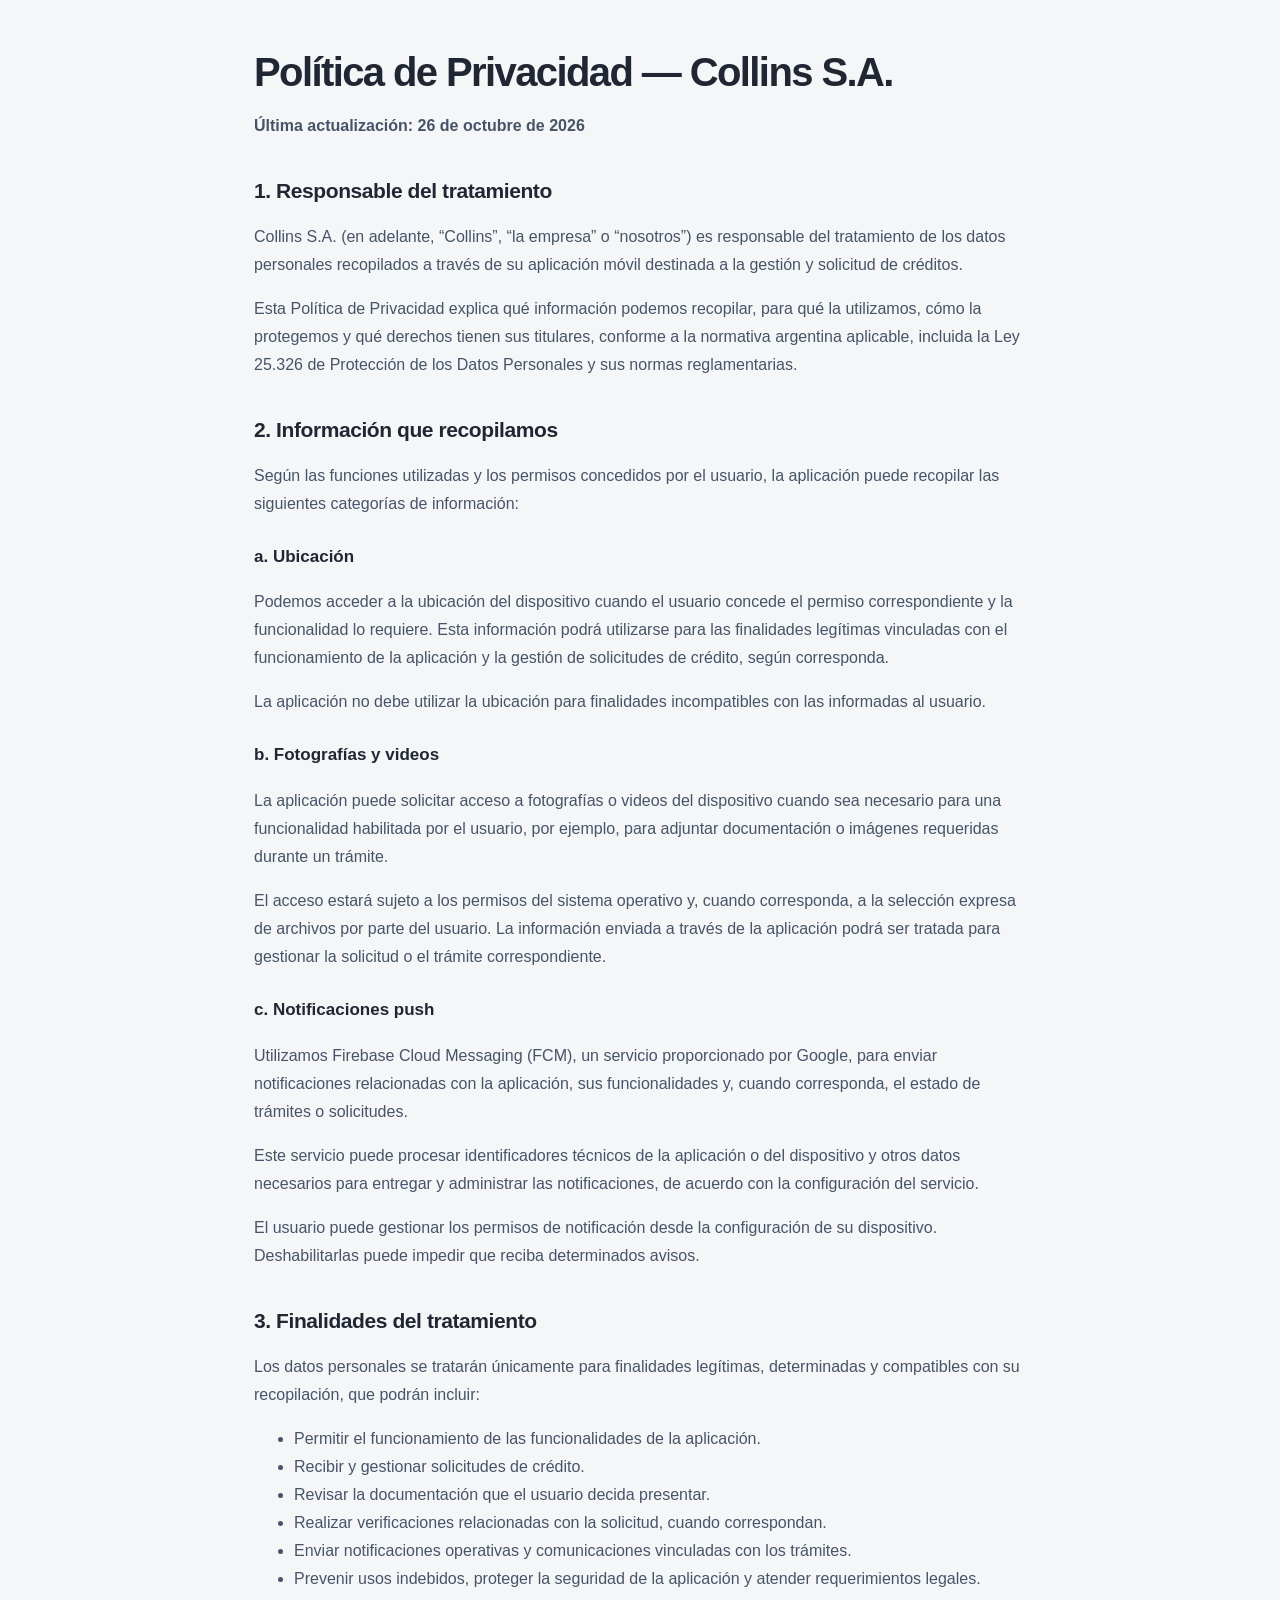
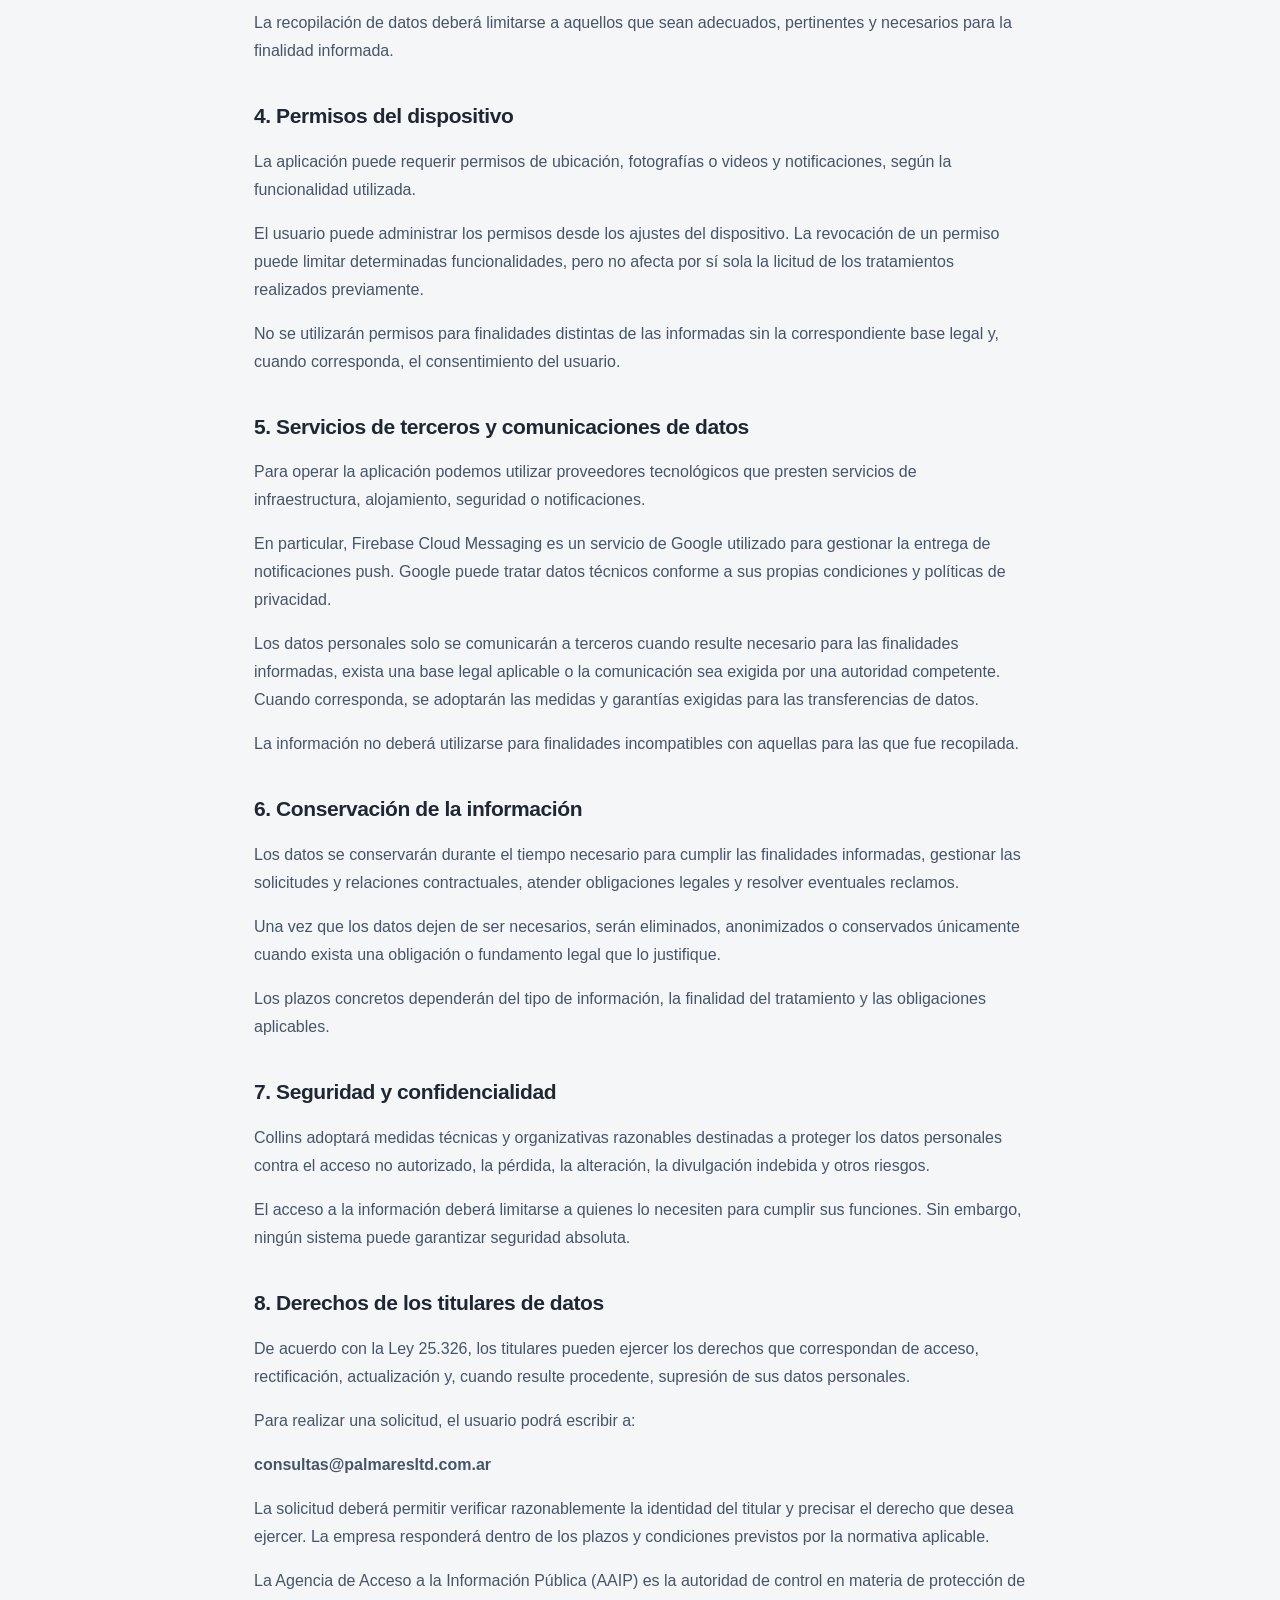
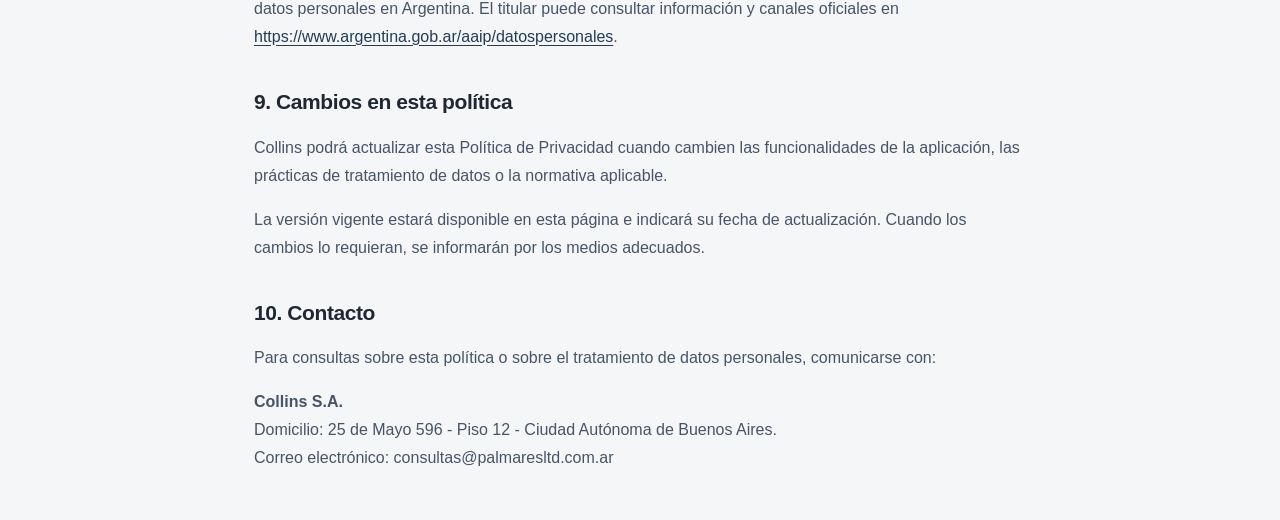
<file: politicas/collins/index.html>
<!DOCTYPE html>
<html lang="es">
<head>
  <meta charset="UTF-8">
  <meta name="viewport" content="width=device-width, initial-scale=1.0">
  <link rel="stylesheet" href="../style.css">
  <title>Política de Privacidad — Collins S.A.</title>
</head>
<body>
  <main>
    <h1>Política de Privacidad — Collins S.A.</h1>
    <p><strong>Última actualización: 26 de octubre de 2026</strong></p>

    <h2>1. Responsable del tratamiento</h2>
    <p>Collins S.A. (en adelante, “Collins”, “la empresa” o “nosotros”) es responsable del tratamiento de los datos personales recopilados a través de su aplicación móvil destinada a la gestión y solicitud de créditos.</p>
    <p>Esta Política de Privacidad explica qué información podemos recopilar, para qué la utilizamos, cómo la protegemos y qué derechos tienen sus titulares, conforme a la normativa argentina aplicable, incluida la Ley 25.326 de Protección de los Datos Personales y sus normas reglamentarias.</p>

    <h2>2. Información que recopilamos</h2>
    <p>Según las funciones utilizadas y los permisos concedidos por el usuario, la aplicación puede recopilar las siguientes categorías de información:</p>

    <h3>a. Ubicación</h3>
    <p>Podemos acceder a la ubicación del dispositivo cuando el usuario concede el permiso correspondiente y la funcionalidad lo requiere. Esta información podrá utilizarse para las finalidades legítimas vinculadas con el funcionamiento de la aplicación y la gestión de solicitudes de crédito, según corresponda.</p>
    <p>La aplicación no debe utilizar la ubicación para finalidades incompatibles con las informadas al usuario.</p>

    <h3>b. Fotografías y videos</h3>
    <p>La aplicación puede solicitar acceso a fotografías o videos del dispositivo cuando sea necesario para una funcionalidad habilitada por el usuario, por ejemplo, para adjuntar documentación o imágenes requeridas durante un trámite.</p>
    <p>El acceso estará sujeto a los permisos del sistema operativo y, cuando corresponda, a la selección expresa de archivos por parte del usuario. La información enviada a través de la aplicación podrá ser tratada para gestionar la solicitud o el trámite correspondiente.</p>

    <h3>c. Notificaciones push</h3>
    <p>Utilizamos Firebase Cloud Messaging (FCM), un servicio proporcionado por Google, para enviar notificaciones relacionadas con la aplicación, sus funcionalidades y, cuando corresponda, el estado de trámites o solicitudes.</p>
    <p>Este servicio puede procesar identificadores técnicos de la aplicación o del dispositivo y otros datos necesarios para entregar y administrar las notificaciones, de acuerdo con la configuración del servicio.</p>
    <p>El usuario puede gestionar los permisos de notificación desde la configuración de su dispositivo. Deshabilitarlas puede impedir que reciba determinados avisos.</p>

    <h2>3. Finalidades del tratamiento</h2>
    <p>Los datos personales se tratarán únicamente para finalidades legítimas, determinadas y compatibles con su recopilación, que podrán incluir:</p>
    <ul>
      <li>Permitir el funcionamiento de las funcionalidades de la aplicación.</li>
      <li>Recibir y gestionar solicitudes de crédito.</li>
      <li>Revisar la documentación que el usuario decida presentar.</li>
      <li>Realizar verificaciones relacionadas con la solicitud, cuando correspondan.</li>
      <li>Enviar notificaciones operativas y comunicaciones vinculadas con los trámites.</li>
      <li>Prevenir usos indebidos, proteger la seguridad de la aplicación y atender requerimientos legales.</li>
    </ul>
    <p>La recopilación de datos deberá limitarse a aquellos que sean adecuados, pertinentes y necesarios para la finalidad informada.</p>

    <h2>4. Permisos del dispositivo</h2>
    <p>La aplicación puede requerir permisos de ubicación, fotografías o videos y notificaciones, según la funcionalidad utilizada.</p>
    <p>El usuario puede administrar los permisos desde los ajustes del dispositivo. La revocación de un permiso puede limitar determinadas funcionalidades, pero no afecta por sí sola la licitud de los tratamientos realizados previamente.</p>
    <p>No se utilizarán permisos para finalidades distintas de las informadas sin la correspondiente base legal y, cuando corresponda, el consentimiento del usuario.</p>

    <h2>5. Servicios de terceros y comunicaciones de datos</h2>
    <p>Para operar la aplicación podemos utilizar proveedores tecnológicos que presten servicios de infraestructura, alojamiento, seguridad o notificaciones.</p>
    <p>En particular, Firebase Cloud Messaging es un servicio de Google utilizado para gestionar la entrega de notificaciones push. Google puede tratar datos técnicos conforme a sus propias condiciones y políticas de privacidad.</p>
    <p>Los datos personales solo se comunicarán a terceros cuando resulte necesario para las finalidades informadas, exista una base legal aplicable o la comunicación sea exigida por una autoridad competente. Cuando corresponda, se adoptarán las medidas y garantías exigidas para las transferencias de datos.</p>
    <p>La información no deberá utilizarse para finalidades incompatibles con aquellas para las que fue recopilada.</p>

    <h2>6. Conservación de la información</h2>
    <p>Los datos se conservarán durante el tiempo necesario para cumplir las finalidades informadas, gestionar las solicitudes y relaciones contractuales, atender obligaciones legales y resolver eventuales reclamos.</p>
    <p>Una vez que los datos dejen de ser necesarios, serán eliminados, anonimizados o conservados únicamente cuando exista una obligación o fundamento legal que lo justifique.</p>
    <p>Los plazos concretos dependerán del tipo de información, la finalidad del tratamiento y las obligaciones aplicables.</p>

    <h2>7. Seguridad y confidencialidad</h2>
    <p>Collins adoptará medidas técnicas y organizativas razonables destinadas a proteger los datos personales contra el acceso no autorizado, la pérdida, la alteración, la divulgación indebida y otros riesgos.</p>
    <p>El acceso a la información deberá limitarse a quienes lo necesiten para cumplir sus funciones. Sin embargo, ningún sistema puede garantizar seguridad absoluta.</p>

    <h2>8. Derechos de los titulares de datos</h2>
    <p>De acuerdo con la Ley 25.326, los titulares pueden ejercer los derechos que correspondan de acceso, rectificación, actualización y, cuando resulte procedente, supresión de sus datos personales.</p>
    <p>Para realizar una solicitud, el usuario podrá escribir a:</p>
    <p><strong>consultas@palmaresltd.com.ar</strong></p>
    <p>La solicitud deberá permitir verificar razonablemente la identidad del titular y precisar el derecho que desea ejercer. La empresa responderá dentro de los plazos y condiciones previstos por la normativa aplicable.</p>
    <p>La Agencia de Acceso a la Información Pública (AAIP) es la autoridad de control en materia de protección de datos personales en Argentina. El titular puede consultar información y canales oficiales en
      <a href="https://www.argentina.gob.ar/aaip/datospersonales" target="_blank" rel="noopener noreferrer">https://www.argentina.gob.ar/aaip/datospersonales</a>.
    </p>

    <h2>9. Cambios en esta política</h2>
    <p>Collins podrá actualizar esta Política de Privacidad cuando cambien las funcionalidades de la aplicación, las prácticas de tratamiento de datos o la normativa aplicable.</p>
    <p>La versión vigente estará disponible en esta página e indicará su fecha de actualización. Cuando los cambios lo requieran, se informarán por los medios adecuados.</p>

    <h2>10. Contacto</h2>
    <p>Para consultas sobre esta política o sobre el tratamiento de datos personales, comunicarse con:</p>
    <p><strong>Collins S.A.</strong><br>
    Domicilio: 25 de Mayo 596 - Piso 12 - Ciudad Autónoma de Buenos Aires.<br>
    Correo electrónico: consultas@palmaresltd.com.ar</p>
  </main>
</body>
</html>
</file>
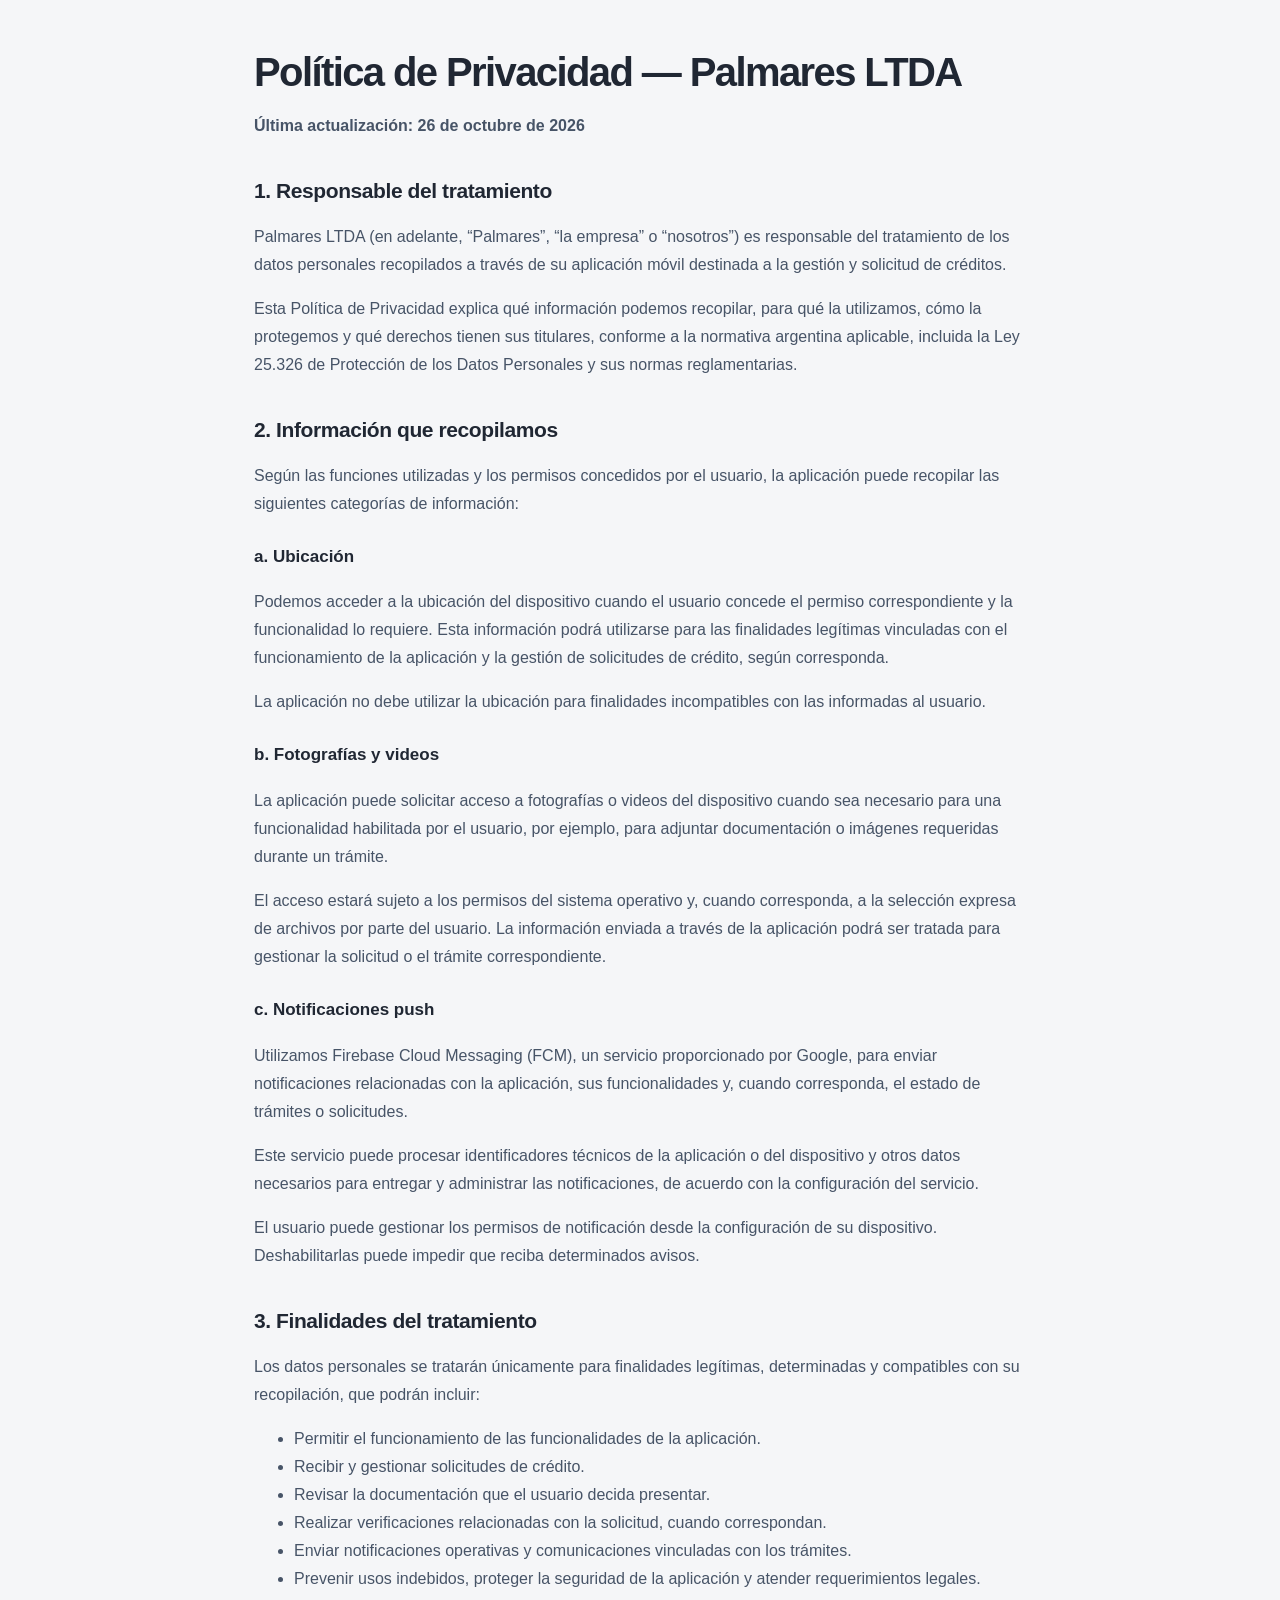
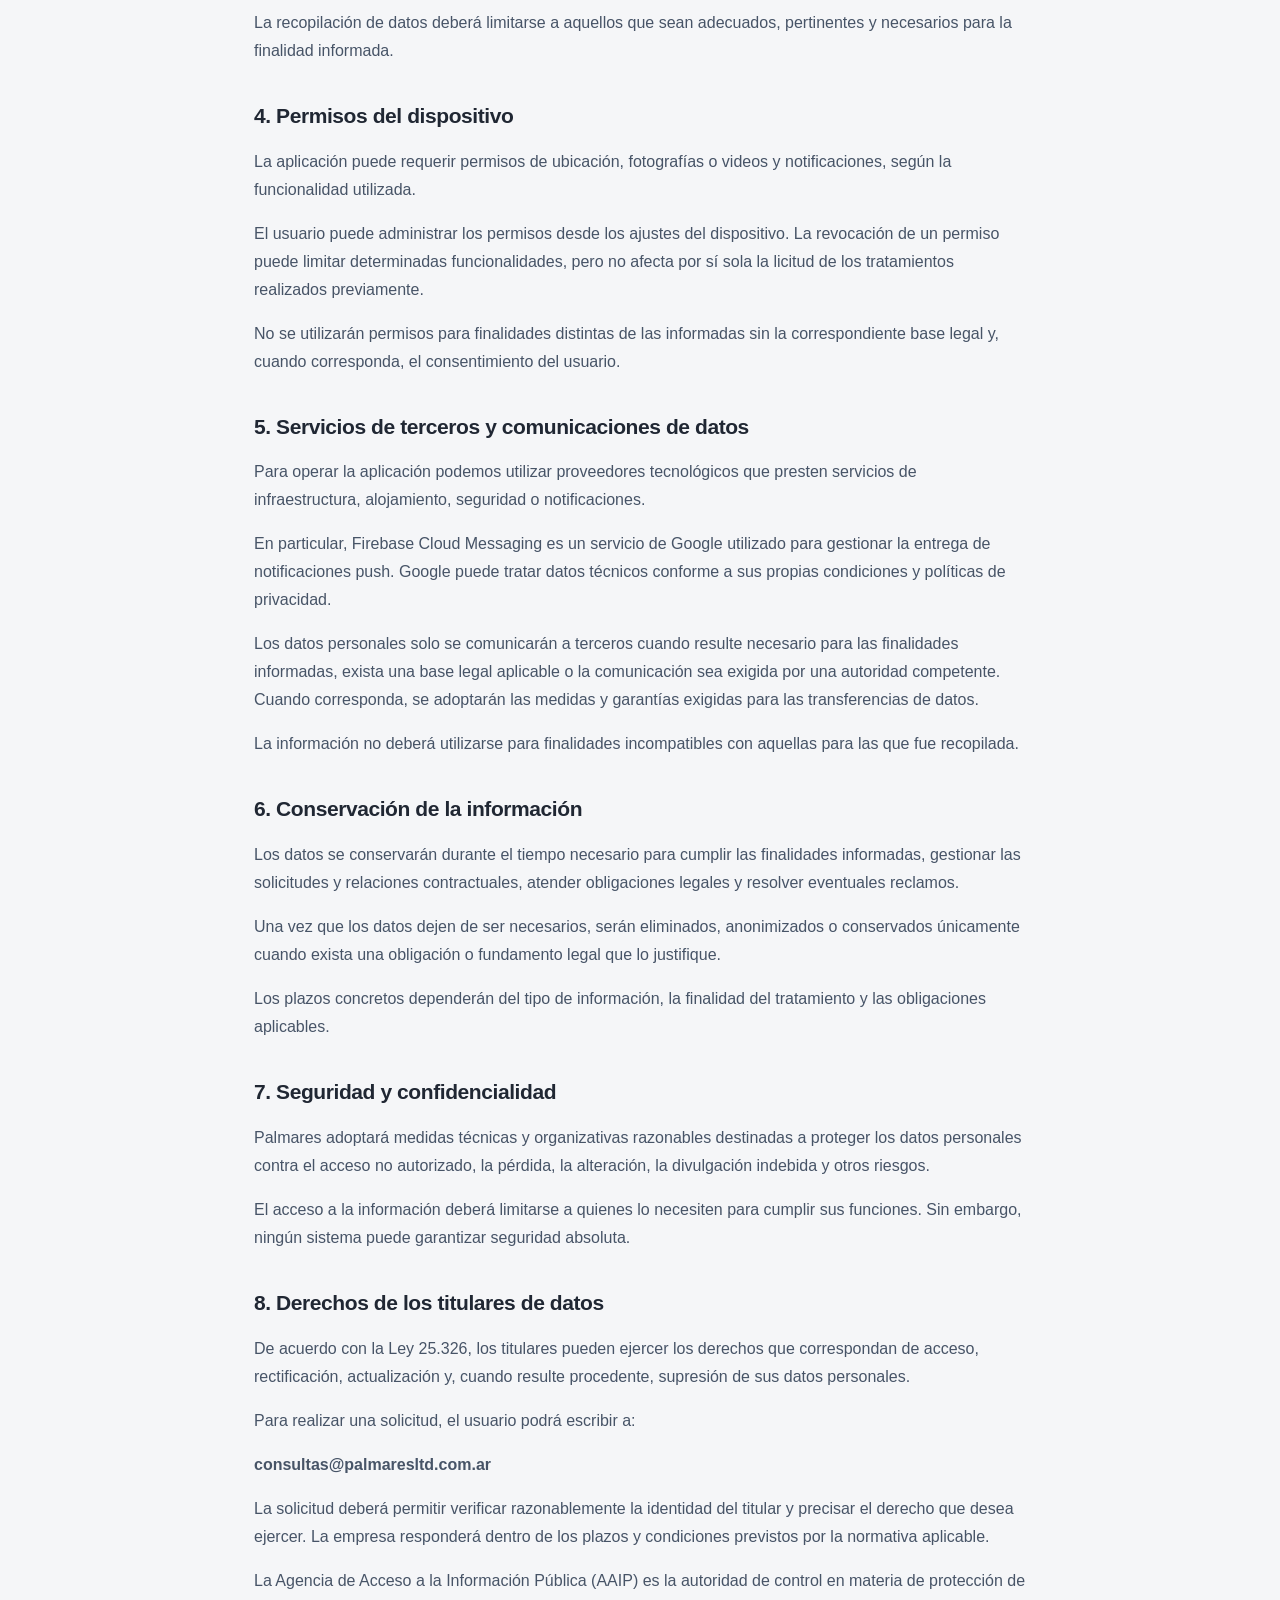
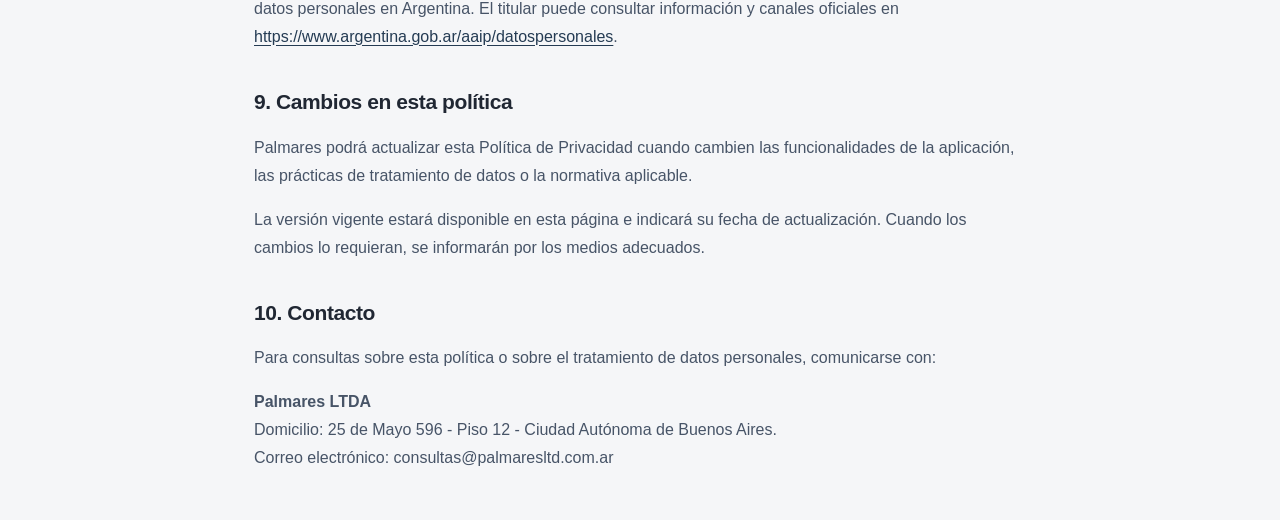
<file: politicas/palmares/index.html>
<!DOCTYPE html>
<html lang="es">
<head>
  <meta charset="UTF-8">
  <meta name="viewport" content="width=device-width, initial-scale=1.0">
  <link rel="stylesheet" href="../style.css">
  <title>Política de Privacidad — Palmares LTDA</title>
</head>
<body>
  <main>
    <h1>Política de Privacidad — Palmares LTDA</h1>
    <p><strong>Última actualización: 26 de octubre de 2026</strong></p>

    <h2>1. Responsable del tratamiento</h2>
    <p>Palmares LTDA (en adelante, “Palmares”, “la empresa” o “nosotros”) es responsable del tratamiento de los datos personales recopilados a través de su aplicación móvil destinada a la gestión y solicitud de créditos.</p>

    <p>Esta Política de Privacidad explica qué información podemos recopilar, para qué la utilizamos, cómo la protegemos y qué derechos tienen sus titulares, conforme a la normativa argentina aplicable, incluida la Ley 25.326 de Protección de los Datos Personales y sus normas reglamentarias.</p>

    <h2>2. Información que recopilamos</h2>
    <p>Según las funciones utilizadas y los permisos concedidos por el usuario, la aplicación puede recopilar las siguientes categorías de información:</p>

    <h3>a. Ubicación</h3>
    <p>Podemos acceder a la ubicación del dispositivo cuando el usuario concede el permiso correspondiente y la funcionalidad lo requiere. Esta información podrá utilizarse para las finalidades legítimas vinculadas con el funcionamiento de la aplicación y la gestión de solicitudes de crédito, según corresponda.</p>
    <p>La aplicación no debe utilizar la ubicación para finalidades incompatibles con las informadas al usuario.</p>

    <h3>b. Fotografías y videos</h3>
    <p>La aplicación puede solicitar acceso a fotografías o videos del dispositivo cuando sea necesario para una funcionalidad habilitada por el usuario, por ejemplo, para adjuntar documentación o imágenes requeridas durante un trámite.</p>
    <p>El acceso estará sujeto a los permisos del sistema operativo y, cuando corresponda, a la selección expresa de archivos por parte del usuario. La información enviada a través de la aplicación podrá ser tratada para gestionar la solicitud o el trámite correspondiente.</p>

    <h3>c. Notificaciones push</h3>
    <p>Utilizamos Firebase Cloud Messaging (FCM), un servicio proporcionado por Google, para enviar notificaciones relacionadas con la aplicación, sus funcionalidades y, cuando corresponda, el estado de trámites o solicitudes.</p>
    <p>Este servicio puede procesar identificadores técnicos de la aplicación o del dispositivo y otros datos necesarios para entregar y administrar las notificaciones, de acuerdo con la configuración del servicio.</p>
    <p>El usuario puede gestionar los permisos de notificación desde la configuración de su dispositivo. Deshabilitarlas puede impedir que reciba determinados avisos.</p>

    <h2>3. Finalidades del tratamiento</h2>
    <p>Los datos personales se tratarán únicamente para finalidades legítimas, determinadas y compatibles con su recopilación, que podrán incluir:</p>
    <ul>
      <li>Permitir el funcionamiento de las funcionalidades de la aplicación.</li>
      <li>Recibir y gestionar solicitudes de crédito.</li>
      <li>Revisar la documentación que el usuario decida presentar.</li>
      <li>Realizar verificaciones relacionadas con la solicitud, cuando correspondan.</li>
      <li>Enviar notificaciones operativas y comunicaciones vinculadas con los trámites.</li>
      <li>Prevenir usos indebidos, proteger la seguridad de la aplicación y atender requerimientos legales.</li>
    </ul>
    <p>La recopilación de datos deberá limitarse a aquellos que sean adecuados, pertinentes y necesarios para la finalidad informada.</p>

    <h2>4. Permisos del dispositivo</h2>
    <p>La aplicación puede requerir permisos de ubicación, fotografías o videos y notificaciones, según la funcionalidad utilizada.</p>
    <p>El usuario puede administrar los permisos desde los ajustes del dispositivo. La revocación de un permiso puede limitar determinadas funcionalidades, pero no afecta por sí sola la licitud de los tratamientos realizados previamente.</p>
    <p>No se utilizarán permisos para finalidades distintas de las informadas sin la correspondiente base legal y, cuando corresponda, el consentimiento del usuario.</p>

    <h2>5. Servicios de terceros y comunicaciones de datos</h2>
    <p>Para operar la aplicación podemos utilizar proveedores tecnológicos que presten servicios de infraestructura, alojamiento, seguridad o notificaciones.</p>
    <p>En particular, Firebase Cloud Messaging es un servicio de Google utilizado para gestionar la entrega de notificaciones push. Google puede tratar datos técnicos conforme a sus propias condiciones y políticas de privacidad.</p>
    <p>Los datos personales solo se comunicarán a terceros cuando resulte necesario para las finalidades informadas, exista una base legal aplicable o la comunicación sea exigida por una autoridad competente. Cuando corresponda, se adoptarán las medidas y garantías exigidas para las transferencias de datos.</p>
    <p>La información no deberá utilizarse para finalidades incompatibles con aquellas para las que fue recopilada.</p>

    <h2>6. Conservación de la información</h2>
    <p>Los datos se conservarán durante el tiempo necesario para cumplir las finalidades informadas, gestionar las solicitudes y relaciones contractuales, atender obligaciones legales y resolver eventuales reclamos.</p>
    <p>Una vez que los datos dejen de ser necesarios, serán eliminados, anonimizados o conservados únicamente cuando exista una obligación o fundamento legal que lo justifique.</p>
    <p>Los plazos concretos dependerán del tipo de información, la finalidad del tratamiento y las obligaciones aplicables.</p>

    <h2>7. Seguridad y confidencialidad</h2>
    <p>Palmares adoptará medidas técnicas y organizativas razonables destinadas a proteger los datos personales contra el acceso no autorizado, la pérdida, la alteración, la divulgación indebida y otros riesgos.</p>
    <p>El acceso a la información deberá limitarse a quienes lo necesiten para cumplir sus funciones. Sin embargo, ningún sistema puede garantizar seguridad absoluta.</p>

    <h2>8. Derechos de los titulares de datos</h2>
    <p>De acuerdo con la Ley 25.326, los titulares pueden ejercer los derechos que correspondan de acceso, rectificación, actualización y, cuando resulte procedente, supresión de sus datos personales.</p>
    <p>Para realizar una solicitud, el usuario podrá escribir a:</p>
    <p><strong>consultas@palmaresltd.com.ar</strong></p>
    <p>La solicitud deberá permitir verificar razonablemente la identidad del titular y precisar el derecho que desea ejercer. La empresa responderá dentro de los plazos y condiciones previstos por la normativa aplicable.</p>
    <p>La Agencia de Acceso a la Información Pública (AAIP) es la autoridad de control en materia de protección de datos personales en Argentina. El titular puede consultar información y canales oficiales en
      <a href="https://www.argentina.gob.ar/aaip/datospersonales" target="_blank" rel="noopener noreferrer">https://www.argentina.gob.ar/aaip/datospersonales</a>.
    </p>

    <h2>9. Cambios en esta política</h2>
    <p>Palmares podrá actualizar esta Política de Privacidad cuando cambien las funcionalidades de la aplicación, las prácticas de tratamiento de datos o la normativa aplicable.</p>
    <p>La versión vigente estará disponible en esta página e indicará su fecha de actualización. Cuando los cambios lo requieran, se informarán por los medios adecuados.</p>

    <h2>10. Contacto</h2>
    <p>Para consultas sobre esta política o sobre el tratamiento de datos personales, comunicarse con:</p>
    <p><strong>Palmares LTDA</strong><br>
    Domicilio: 25 de Mayo 596 - Piso 12 - Ciudad Autónoma de Buenos Aires.<br>
    Correo electrónico: consultas@palmaresltd.com.ar</p>
  </main>
</body>
</html>
</file>
<file: politicas/style.css>
:root {
  color-scheme: light;
  --background: #f5f6f8;
  --surface: #ffffff;
  --text: #202733;
  --muted: #667085;
  --accent: #243b53;
  --border: #e4e7ec;
}

* {
  box-sizing: border-box;
}

html {
  scroll-behavior: smooth;
}

body {
  margin: 0;
  background: var(--background);
  color: var(--text);
  font-family: Inter, -apple-system, BlinkMacSystemFont,
    "Segoe UI", sans-serif;
  font-size: 16px;
  line-height: 1.75;
  -webkit-font-smoothing: antialiased;
}

header {
  background: var(--surface);
  border-bottom: 1px solid var(--border);
  padding: 24px;
}

.header-inner {
  max-width: 820px;
  margin: 0 auto;
}

.brand {
  color: var(--accent);
  font-size: 15px;
  font-weight: 700;
  letter-spacing: 0.08em;
  text-transform: uppercase;
}

main {
  max-width: 820px;
  margin: 48px auto;
  padding: 0 24px;
}

article {
  background: var(--surface);
  border: 1px solid var(--border);
  border-radius: 12px;
  padding: 48px;
}

.eyebrow {
  color: var(--muted);
  font-size: 12px;
  font-weight: 700;
  letter-spacing: 0.12em;
  text-transform: uppercase;
}

h1 {
  margin: 12px 0;
  font-size: clamp(30px, 5vw, 40px);
  line-height: 1.2;
  letter-spacing: -0.04em;
}

.updated {
  color: var(--muted);
  font-size: 14px;
}

hr {
  margin: 28px 0;
  border: 0;
  border-top: 1px solid var(--border);
}

h2 {
  margin-top: 36px;
  font-size: 21px;
  line-height: 1.4;
  letter-spacing: -0.02em;
}

h3 {
  margin-top: 24px;
  font-size: 17px;
}

p,
li {
  color: #475467;
}

a {
  color: var(--accent);
  text-underline-offset: 3px;
}

footer {
  max-width: 820px;
  margin: 0 auto;
  padding: 0 24px 36px;
  color: var(--muted);
  font-size: 13px;
}

@media (max-width: 600px) {
  main {
    margin: 24px auto;
    padding: 0 12px;
  }

  article {
    padding: 24px 20px;
    border-radius: 8px;
  }

  header {
    padding: 20px;
  }

  h2 {
    margin-top: 28px;
  }
}
</file>
